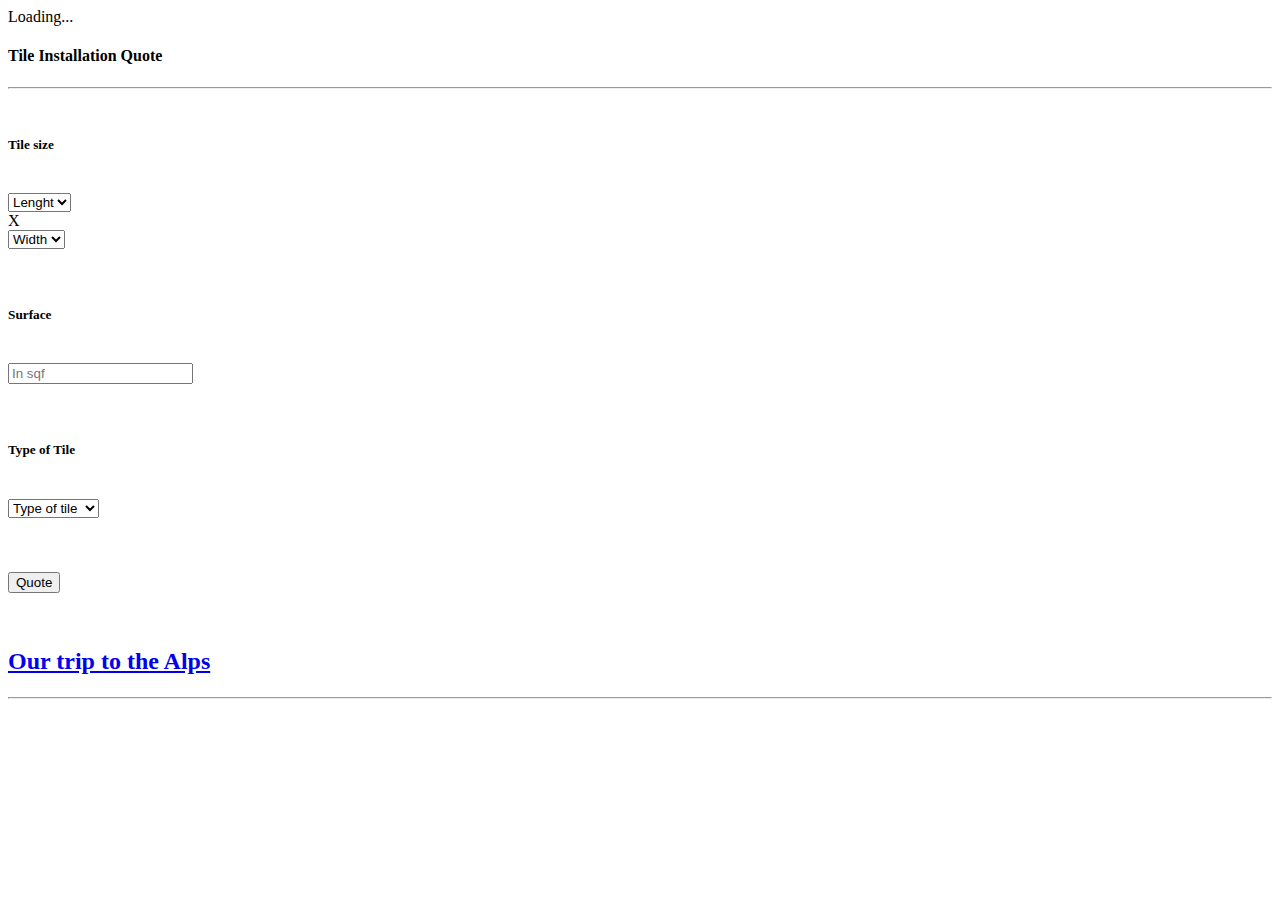
<file: src/main/resources/templates/index.html>
<!DOCTYPE html>
<html lang="en" xmlns:th="http://www.thymeleaf.org/">
<head th:replace="fragments :: head">

</head>
<body data-spy="scroll" data-target=".onpage-navigation" data-offset="60">
<main>
    <div class="page-loader">
        <div class="loader">Loading...</div>
    </div>

    <nav th:replace="fragments :: nav"></nav>

    <section class="home-section home-parallax home-fade home-full-height bg-dark-30" id="home" th:data-background="@{/images/section-1.jpg}">

        <div class="titan-caption">
            <div class="caption-content">
                <div class="container">
                    <div class="row">
                        <div class="col-sm-8 col-sm-offset-2">
                            <h4 class="font-alt mb-0">Tile Installation Quote</h4>
                            <hr class="divider-w mt-10 mb-20">
                            <form class="form bg-search-tile" role="form" method="post">
                                <div class="form-row">
                                    <br />
                                    <h5 class="font-alt mb-0">Tile size</h5>
                                    <br />
                                    <!--<div class="col-md-5 mb-3">Tile Size</div>-->
                                    <div class="col-md-5 mb-3">
                                        <select class="form-control input-sm" name="tileSizeLenght">
                                            <option selected>Lenght</option>
                                            <option value="12">12''</option>
                                            <option value="24">24''</option>
                                            <option value="36">36''</option>
                                        </select>
                                    </div>
                                    <div class="col-md-2 mb-3">
                                        X
                                    </div>
                                    <div class="col-md-5 mb-3">
                                        <select class="form-control input-sm" name="tileSizeWidth">
                                            <option selected>Width</option>
                                            <option value="12">12''</option>
                                            <option value="24">24''</option>
                                            <option value="36">36''</option>
                                        </select>
                                    </div>
                                    <!--<div th:each="rateFactor : ${ratesFactor}" class="col-md-5 mb-3">-->
                                        <!--&lt;!&ndash;<div th:text="${rateFactor.rateFactor}"></div>&ndash;&gt;-->
                                        <!--<input type="checkbox"  >-->
                                        <!--<label th:text="${rateFactor.rateFactor}" th:for="${rateFactor.rateFactor}"></label>-->
                                    <!--</div>-->
                                </div>
                                <br />
                                <br />
                                <h5 class="font-alt mb-0">Surface</h5>
                                <br />
                                <div class="form-row">
                                    <div class="col-md-12 mb-3">
                                        <input class="form-control input-sm" type="text" name="surface" placeholder="In sqf"/>
                                    </div>
                                </div>
                                <br />
                                <br />
                                <h5 class="font-alt mb-0">Type of Tile</h5>
                                <br />
                                <div class="form-row">
                                    <div class="col-md-12 mb-3">
                                        <select class="form-control input-sm" name="typeOfTile" id="">
                                            <option selected>Type of tile</option>
                                            <option value="Ceramic">Ceramic</option>
                                            <option value="Porcelain">Porcelain</option>
                                            <option value="White Body">White Body</option>
                                        </select>
                                    </div>
                                </div>

                                <br />
                                <br />
                                <br />
                                <div class="text-center">
                                    <button class="btn btn-round btn-d" type="submit">Quote</button>
                                </div>
                                <br />
                                <br />

                            </form>
                        </div>
                    </div>
                </div>
            </div>
        </div>
    </section>
    <div class="main">



        <!--<section id="searchquote">-->
        <!--<p th:text="${tileSizeLenght}"></p>-->
        <!--<p th:text="${tileSizeWidth}"></p>-->
        <!--<p th:text="${surface}"></p>-->
        <!--<p th:text="${typeOfTile}"></p>-->
        <!--<p th:text="${qtyOfTile}"></p>-->
            <!--<p th:text="${finalRate}"></p>-->



            <!--<table th:each="rate : ${rates}" class="table">-->
                <!--<thead>-->
                <!--<tr>-->
                    <!--<th scope="col">Username</th>-->
                    <!--<th scope="col">Email</th>-->
                    <!--<th scope="col">Rate</th>-->
                <!--</tr>-->
                <!--</thead>-->
                <!--<tbody>-->
                <!--<tr>-->
                    <!--<td th:text="${rate.user.username}"></td>-->
                    <!--<td th:text="${rate.user.email}"></td>-->
                    <!--<td th:text="${rate.rate}*${surface}"></td>-->
                <!--</tr>-->
                <!--</tbody>-->
            <!--</table>-->



        <!--</section>-->

        <section class="module">
            <div class="container">
                <div class="row post-masonry post-columns">
                    <!--<div th:each="rate : ${rates}"  class="col-sm-6 col-md-3 col-lg-3">-->
                        <!--<div class="post">-->
                            <!--&lt;!&ndash;<div class="post-thumbnail"><a href="#"><img src="assets/images/post-2.jpg" alt="Blog-post Thumbnail"/></a></div>&ndash;&gt;-->
                            <!--<div class="post-header font-alt">-->
                                <!--<h2 th:text="${rate.user.username}" class="post-title"><a href="#">Our trip to the Alps</a></h2>-->
                                <!--<div th:text="${rate.user.email}" class="post-meta"></div>-->
                            <!--</div>-->
                            <!--<div class="post-entry">-->
                                <!--<h1 th:text="${'$ ' + rate.rate*surface}"></h1>-->
                            <!--</div>-->
                            <!--&lt;!&ndash;<div class="post-more"><a class="more-link" href="#">Read more</a></div>&ndash;&gt;-->
                        <!--</div>-->
                        <!---->
                    <!--</div>-->


                    <div th:each="user : ${users}"  class="col-sm-6 col-md-3 col-lg-3">
                        <div class="post">
                            <!--<div class="post-thumbnail"><a href="#"><img src="assets/images/post-2.jpg" alt="Blog-post Thumbnail"/></a></div>-->
                            <div class="post-header font-alt">
                                <h2 th:text="${user.name + ' ' + user.lastName}" class="post-title"><a href="#">Our trip to the Alps</a></h2>
                                <div th:text="${user.email}" class="post-meta"></div>
                            </div>
                            <div class="post-entry">

                                <!--#numbers.formatDecimal(abc.value, 0, 'COMMA', 2, 'POINT')}-->
                                <h1 th:text="${'$ ' + #numbers.formatDecimal((user.rate*surface), 0, 'COMMA', 2,'POINT')}"></h1>
                            </div>
                            <!--<div class="post-more"><a class="more-link" href="#">Read more</a></div>-->
                        </div>

                    </div>
                </div>
            </div>
        </section>

        <hr class="divider-d">
        <footer th:replace="fragments :: footer"></footer>
    </div>
    <div class="scroll-up"><a href="#totop"><i class="fa fa-angle-double-up"></i></a></div>
</main>




<span th:replace="fragments :: scripts"></span>
</body>
</html>
</file>
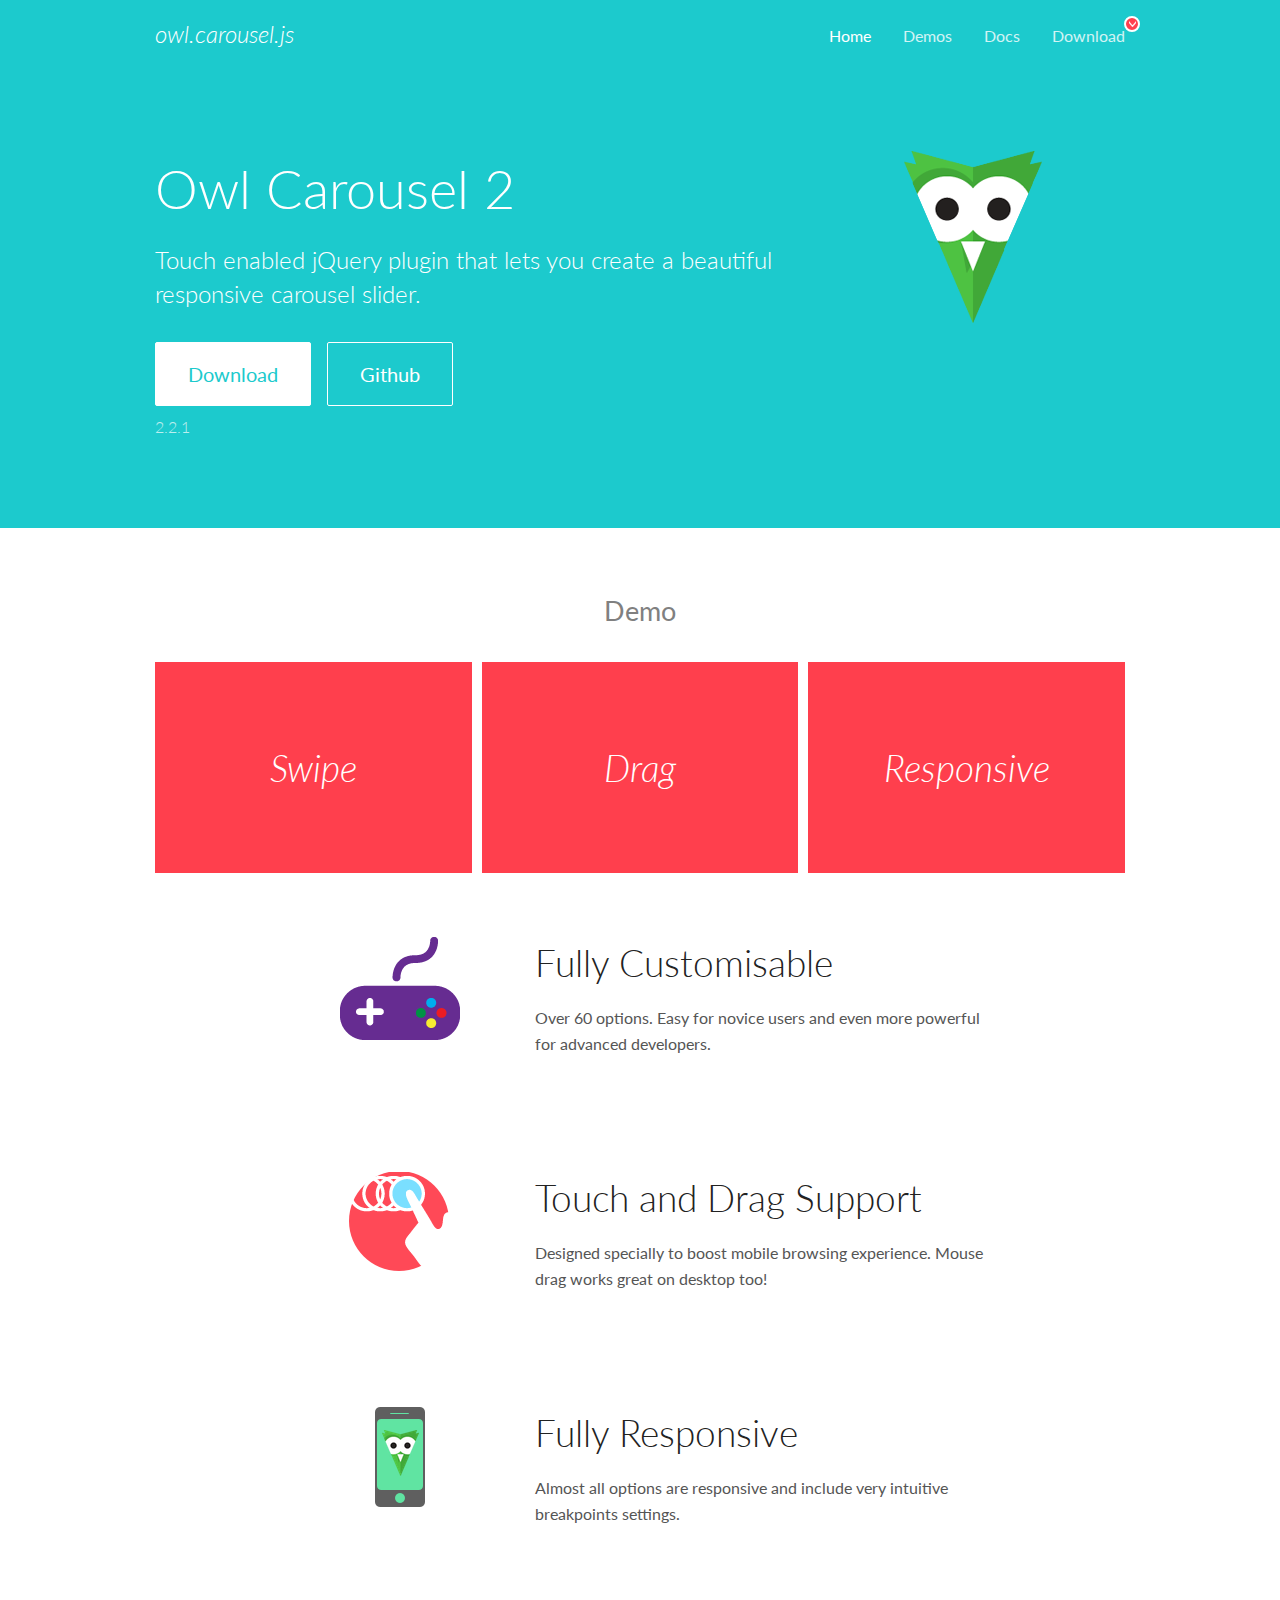
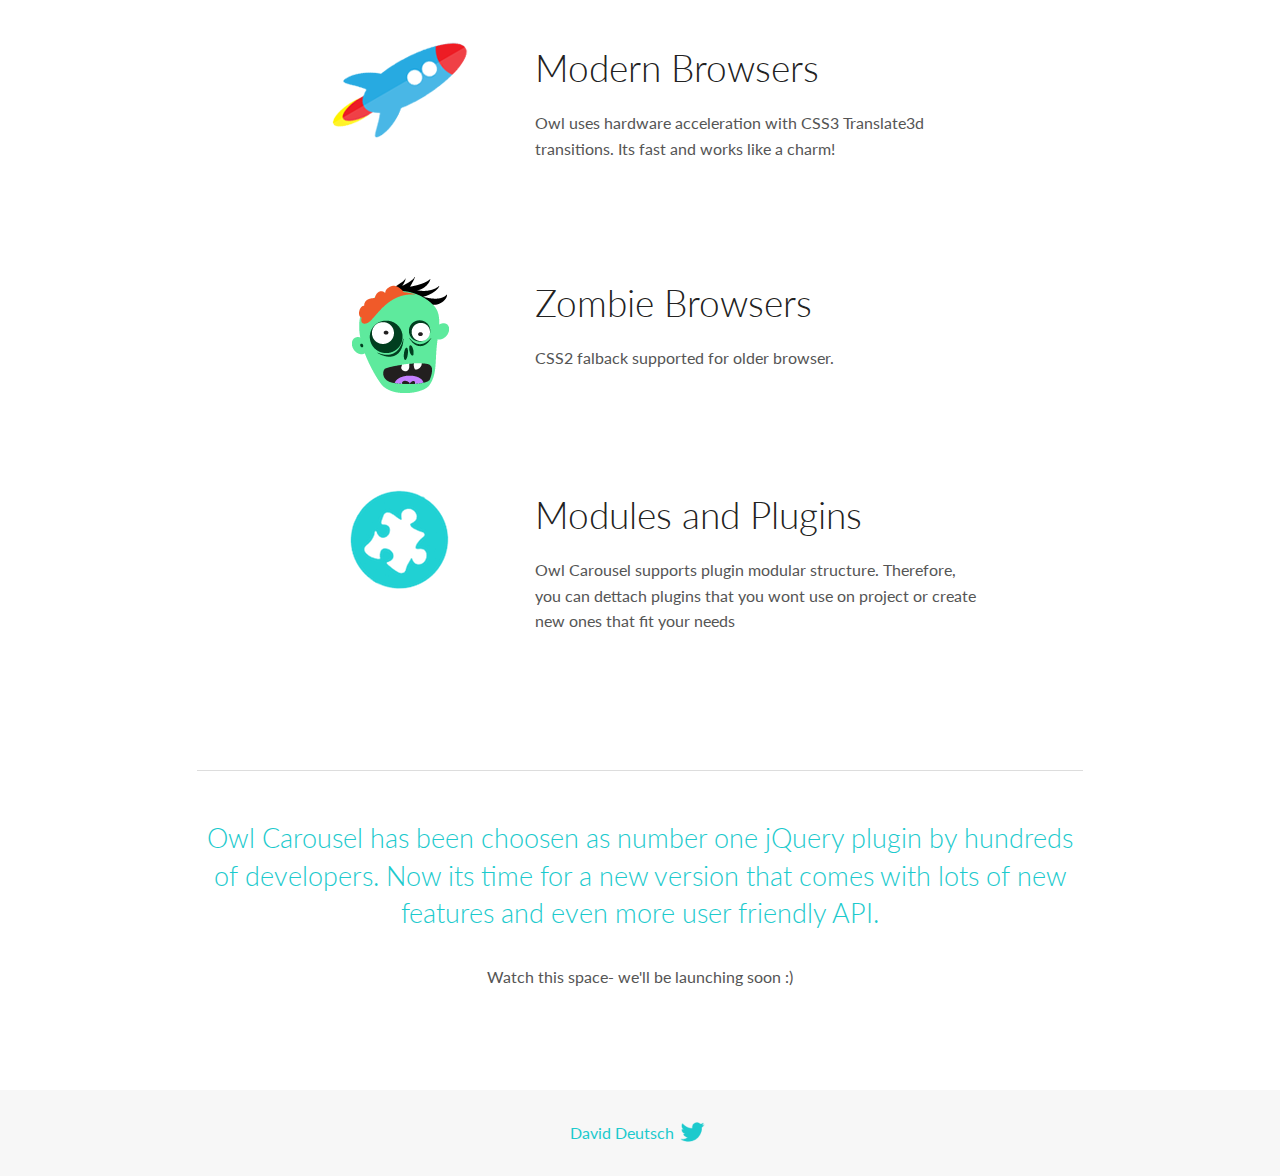
<file: src/main/resources/static/lib/owl.carousel/docs/index.html>
<!DOCTYPE html>
<html lang="en">
  <head>

    <!-- head -->
    <meta charset="utf-8">
    <meta name="msapplication-tap-highlight" content="no" />
    <meta name="viewport" content="width=device-width, initial-scale=1.0" />
    <meta name="description" content="Touch enabled jQuery plugin that lets you create beautiful responsive carousel slider.">
    <meta name="author" content="David Deutsch">
    <title>
      Home | Owl Carousel | 2.2.1
    </title>

    <!-- Stylesheets -->
    <link href='https://fonts.googleapis.com/css?family=Lato:300,400,700,400italic,300italic' rel='stylesheet' type='text/css'>
    <link rel="stylesheet" href="assets/css/docs.theme.min.css">

    <!-- Owl Stylesheets -->
    <link rel="stylesheet" href="assets/owlcarousel/assets/owl.carousel.min.css">
    <link rel="stylesheet" href="assets/owlcarousel/assets/owl.theme.default.min.css">

    <!-- HTML5 shim and Respond.js IE8 support of HTML5 elements and media queries -->

    <!--[if lt IE 9]>
      <script src="https://oss.maxcdn.com/libs/html5shiv/3.7.0/html5shiv.js"></script>
      <script src="https://oss.maxcdn.com/libs/respond.js/1.3.0/respond.min.js"></script>
    <![endif]-->

    <!-- Favicons -->
    <link rel="apple-touch-icon-precomposed" sizes="144x144" href="assets/ico/apple-touch-icon-144-precomposed.png">
    <link rel="shortcut icon" href="assets/ico/favicon.png">
    <link rel="shortcut icon" href="favicon.ico">

    <!-- Yeah i know js should not be in header. Its required for demos.-->

    <!-- javascript -->
    <script src="assets/vendors/jquery.min.js"></script>
    <script src="assets/owlcarousel/owl.carousel.js"></script>
  </head>
  <body>

    <!-- header -->
    <header class="header">
      <div class="row">
        <div class="large-12 columns">
          <div class="brand left">
            <h3>
              <a href="/OwlCarousel2/">owl.carousel.js</a> 
            </h3>
          </div>
          <a id="toggle-nav" class="right">
            <span></span> <span></span> <span></span> 
          </a> 
          <div class="nav-bar">
            <ul class="clearfix">
              <li class="active">
                <a href="/OwlCarousel2/index.html">Home</a> 
              </li>
              <li> <a href="/OwlCarousel2/demos/demos.html">Demos</a>  </li>
              <li> <a href="/OwlCarousel2/docs/started-welcome.html">Docs</a>  </li>
              <li>
                <a href="https://github.com/OwlCarousel2/OwlCarousel2/archive/2.2.1.zip">Download</a> 
                <span class="download"></span> 
              </li>
            </ul>
          </div>
        </div>
      </div>
    </header>

    <!-- home panel -->
    <section id="hero">
      <div class="row">
        <div class="large-8 medium-8 columns">
          <h1>Owl Carousel 2</h1>
          <h4>Touch enabled jQuery plugin that lets you create a beautiful responsive carousel slider.</h4>
          <a href="https://github.com/OwlCarousel2/OwlCarousel2/archive/2.2.1.zip" class="hero-button">Download</a> 
          <a href="https://github.com/OwlCarousel2/OwlCarousel2" class="hero-button outline">Github</a> 
          <p>2.2.1</p>
        </div>
        <div class="large-4 medium-4 columns">
          <img class="owl-logo" src="assets/img/owl-logo.png" alt="mr. Owl">
        </div>
      </div>
    </section>

    <!-- body -->
    <div class="home-demo">
      <div class="row">
        <div class="large-12 columns">
          <h3>Demo</h3>
          <div class="owl-carousel">
            <div class="item">
              <h2>Swipe</h2>
            </div>
            <div class="item">
              <h2>Drag</h2>
            </div>
            <div class="item">
              <h2>Responsive</h2>
            </div>
            <div class="item">
              <h2>CSS3</h2>
            </div>
            <div class="item">
              <h2>Fast</h2>
            </div>
            <div class="item">
              <h2>Easy</h2>
            </div>
            <div class="item">
              <h2>Free</h2>
            </div>
            <div class="item">
              <h2>Upgradable</h2>
            </div>
            <div class="item">
              <h2>Tons of options</h2>
            </div>
            <div class="item">
              <h2>Infinity</h2>
            </div>
            <div class="item">
              <h2>Auto Width</h2>
            </div>
          </div>
        </div>
      </div>
    </div>
    <script>
      var owl = $('.owl-carousel');
      owl.owlCarousel({
        margin: 10,
        loop: true,
        responsive: {
          0: {
            items: 1
          },
          600: {
            items: 2
          },
          1000: {
            items: 3
          }
        }
      })
    </script>

    <!-- features -->
    <div id="features">
      <div class="row">
        <div class="small-12 medium-9 small-centered columns">
          <section class="row feature">
            <div class="medium-4 small-12 columns">
              <img src="assets/img/feature-options.png" alt="">
            </div>
            <div class="medium-8 small-12 columns">
              <h2>Fully Customisable</h2>
              <p>Over 60 options. Easy for novice users and even more powerful for advanced developers.</p>
            </div>
          </section>
          <section class="row feature">
            <div class="medium-4 small-12 columns">
              <img src="assets/img/feature-drag.png" alt="">
            </div>
            <div class="medium-8 small-12 columns">
              <h2>Touch and Drag Support</h2>
              <p>Designed specially to boost mobile browsing experience. Mouse drag works great on desktop too!</p>
            </div>
          </section>
          <section class="row feature">
            <div class="medium-4 small-12 columns">
              <img src="assets/img/feature-responsive.png" alt="">
            </div>
            <div class="medium-8 small-12 columns">
              <h2>Fully Responsive</h2>
              <p>Almost all options are responsive and include very intuitive breakpoints settings.</p>
            </div>
          </section>
          <section class="row feature">
            <div class="medium-4 small-12 columns">
              <img src="assets/img/feature-modern.png" alt="">
            </div>
            <div class="medium-8 small-12 columns">
              <h2>Modern Browsers</h2>
              <p>Owl uses hardware acceleration with CSS3 Translate3d transitions. Its fast and works like a charm! </p>
            </div>
          </section>
          <section class="row feature">
            <div class="medium-4 small-12 columns">
              <img src="assets/img/feature-zombie.png" alt="">
            </div>
            <div class="medium-8 small-12 columns">
              <h2>Zombie Browsers</h2>
              <p>CSS2 falback supported for older browser.</p>
            </div>
          </section>
          <section class="row feature">
            <div class="medium-4 small-12 columns">
              <img src="assets/img/feature-module.png" alt="">
            </div>
            <div class="medium-8 small-12 columns">
              <h2>Modules and Plugins</h2>
              <p>Owl Carousel supports plugin modular structure. Therefore, you can dettach plugins that you wont use on project or create new ones that fit your needs</p>
            </div>
          </section>
        </div>
      </div>
    </div>

    <!-- footer -->
    <section id="teaser-text">
      <div class="row">
        <div class="small-12 medium-11 small-centered columns">
          <hr>
          <h3 id="owl-carousel-has-been-choosen-as-number-one-jquery-plugin-by-hundreds-of-developers-now-its-time-for-a-new-version-that-comes-with-lots-of-new-features-and-even-more-user-friendly-api-">Owl Carousel has been choosen as number one jQuery plugin by hundreds of developers. Now its time for a new version that comes with lots of new features and even more user friendly API.</h3>
          <p>Watch this space- we&#39;ll be launching soon :)</p>
        </div>
      </div>
    </section>

    <!-- footer -->
    <footer class="footer">
      <div class="row">
        <div class="large-12 columns">
          <h5>
            <a href="/OwlCarousel2/docs/support-contact.html">David Deutsch</a> 
            <a id="custom-tweet-button" href="https://twitter.com/share?url=https://github.com/OwlCarousel2/OwlCarousel2&text=Owl Carousel - This is so awesome! " target="_blank"></a> 
          </h5>
        </div>
      </div>
    </footer>

    <!-- vendors -->
    <script src="assets/vendors/highlight.js"></script>
    <script src="assets/js/app.js"></script>
  </body>
</html>
</file>
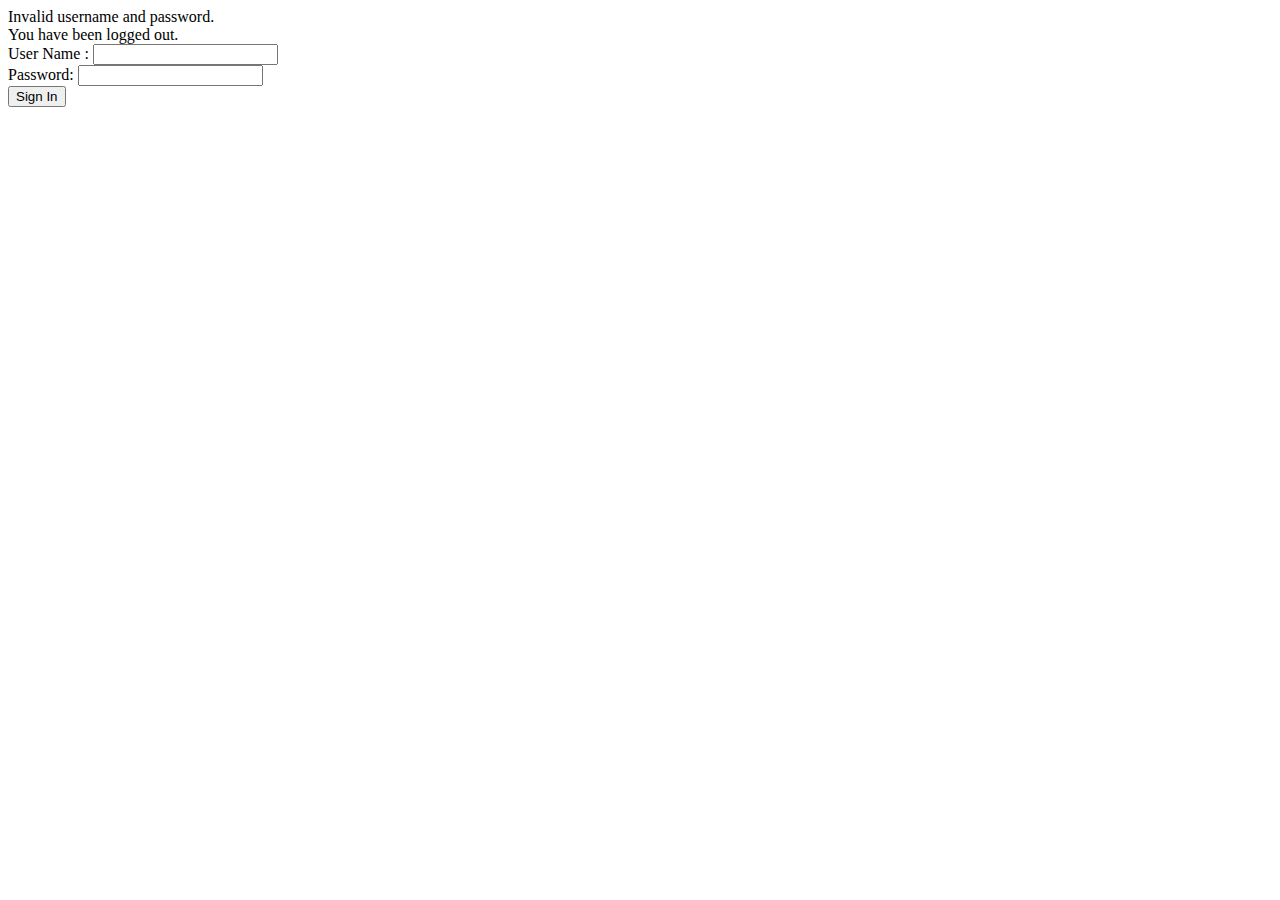
<file: src/main/resources/templates/login.html>
<!DOCTYPE html>
<html xmlns="http://www.w3.org/1999/xhtml" xmlns:th="http://www.thymeleaf.org"
      xmlns:sec="http://www.thymeleaf.org/thymeleaf-extras-springsecurity3">
<head>
    <title>Spring Security Example </title>
</head>
<body>
<div th:if="${param.error}">
    Invalid username and password.
</div>
<div th:if="${param.logout}">
    You have been logged out.
</div>
<form th:action="@{/login}" method="post">
    <div><label> User Name : <input type="text" name="username"/> </label></div>
    <div><label> Password: <input type="password" name="password"/> </label></div>
    <div><input type="submit" value="Sign In"/></div>
</form>
</body>
</html>
</file>
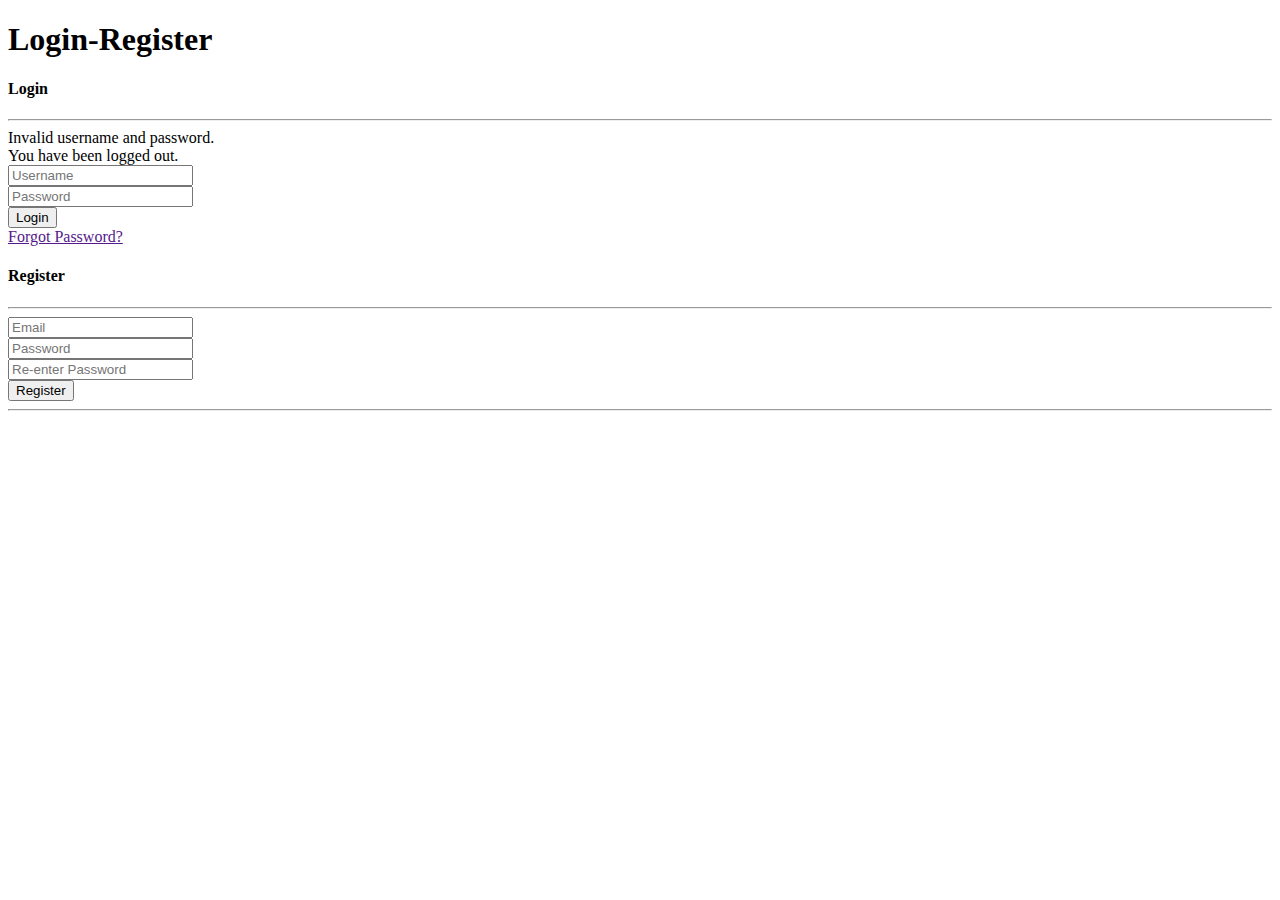
<file: src/main/resources/templates/user/login-register.html>
<!DOCTYPE html>
<html lang="en" xmlns:th="http://www.thymeleaf.org/">
<head th:replace="fragments :: head">

</head>
<body data-spy="scroll" data-target=".onpage-navigation" data-offset="60">

    <nav class="navbar navbar-custom navbar-fixed-top" th:replace="fragments :: nav"></nav>
    <div class="main">
        <section class="module bg-dark-30" data-background="assets/images/section-4.jpg">
            <div class="container">
                <div class="row">
                    <div class="col-sm-6 col-sm-offset-3">
                        <h1 class="module-title font-alt mb-0">Login-Register</h1>
                    </div>
                </div>
            </div>
        </section>
        <section class="module">
            <div class="container">
                <div class="row">
                    <div class="col-sm-5 col-sm-offset-1 mb-sm-40">
                        <h4 class="font-alt">Login</h4>
                        <hr class="divider-w mb-10">
                        <div th:if="${param.error}">
                            Invalid username and password.
                        </div>
                        <div th:if="${param.logout}">
                            You have been logged out.
                        </div>
                        <form class="form" th:action="@{/login-register}" method="post">
                            <div class="form-group">
                                <input class="form-control" type="text" name="username" placeholder="Username"/>
                            </div>
                            <div class="form-group">
                                <input class="form-control" type="password" name="password" placeholder="Password"/>
                            </div>
                            <div class="form-group">
                                <button class="btn btn-round btn-b">Login</button>
                            </div>
                            <div class="form-group"><a href="">Forgot Password?</a></div>
                        </form>
                    </div>
                    <div class="col-sm-5">
                        <h4 class="font-alt">Register</h4>
                        <hr class="divider-w mb-10">
                        <form class="form" method="post">
                            <div class="form-group">
                                <input class="form-control" id="E-mail" type="text" name="email" placeholder="Email"/>
                            </div>
                            <!--<div class="form-group">-->
                                <!--<input class="form-control" id="username" type="text" name="username" placeholder="Username"/>-->
                            <!--</div>-->
                            <div class="form-group">
                                <input class="form-control" id="password" type="password" name="password" placeholder="Password"/>
                            </div>
                            <div th:text="${vpassword}"></div>
                            <div class="form-group">
                                <input class="form-control" id="re-password" type="password" name="confirmPassword" placeholder="Re-enter Password"/>
                            </div>
                            <div class="form-group">
                                <button class="btn btn-block btn-round btn-b">Register</button>
                            </div>
                        </form>
                    </div>
                </div>
            </div>
        </section>

        <hr class="divider-d">
        <footer th:replace="fragments :: footer"></footer>
    </div>
    <div class="scroll-up"><a href="#totop"><i class="fa fa-angle-double-up"></i></a></div>
    </main>

<span th:replace="fragments :: scripts"></span>
</body>
</html>
</file>
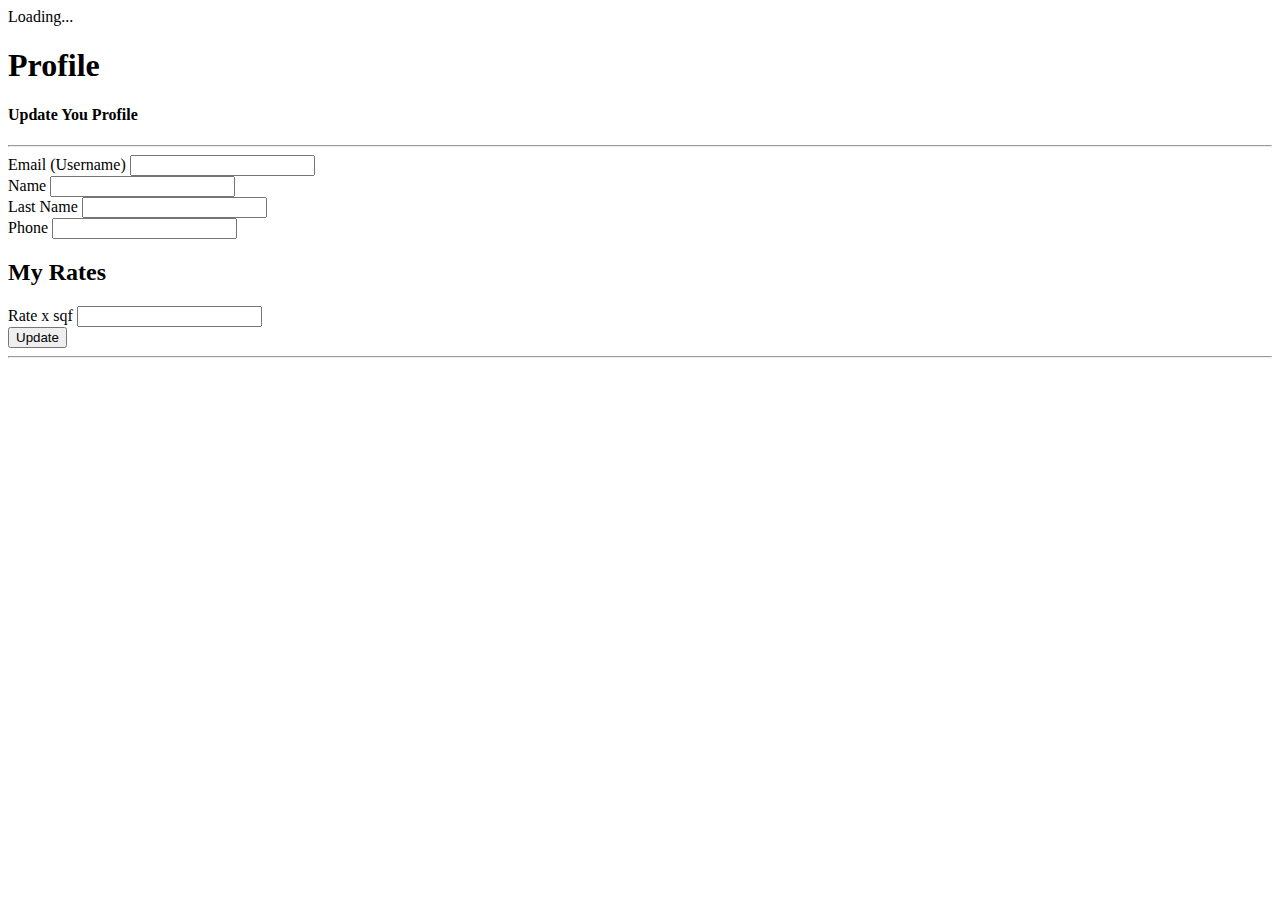
<file: src/main/resources/templates/user/profile-update.html>
<!DOCTYPE html>
<html lang="en" xmlns:th="http://www.thymeleaf.org/">
<head th:replace="fragments :: head">

</head>
<body data-spy="scroll" data-target=".onpage-navigation" data-offset="60">
<main>
    <div class="page-loader">
        <div class="loader">Loading...</div>
    </div>
    <nav class="navbar navbar-custom navbar-fixed-top" th:replace="fragments :: nav"></nav>
    <div class="main">
        <!--<h1 th:text="${id}"></h1>-->
        <!--<tr th:each="rate : ${rates}">-->
            <!--<td th:text="${rate.rate}"></td>-->
        <!--</tr>-->
        <!--<div th:text="${rateFactors}"></div>-->

        <section class="module bg-dark-30 about-page-header" data-background="assets/images/about_bg.jpg">
            <div class="container">
                <div class="row">
                    <div class="col-sm-6 col-sm-offset-3">
                        <h1 class="module-title font-alt mb-0">Profile</h1>
                    </div>
                </div>
            </div>
        </section>
        <section class="module">
            <div class="container">
                <div class="row">
                    <div class="col-sm-8 col-sm-offset-2">
                        <h4 class="font-alt mb-0">Update You Profile</h4>
                        <hr class="divider-w mt-10 mb-20">
                        <form class="form" th:action="@{/my-profile}" role="form" method="post">
                            <!--<div class="form-group">-->
                                <!--<label for="username">Username</label>-->
                                <!--<input class="form-control" id="username"  name="username" disabled="" type="text" th:placeholder="${username}"/>-->
                            <!--</div>-->
                            <div class="form-group">
                                <label for="email">Email (Username)</label>
                                <input class="form-control" id="email" name="email" type="text" th:placeholder="${email}" th:value="${email}"/>
                            </div>
                            <div class="form-group">
                                <label for="name">Name</label>
                                <input class="form-control" id="name" type="text" name="name"/>
                            </div>
                            <div class="form-group">
                                <label for="lastName">Last Name</label>
                                <input class="form-control" id="lastName" type="text" name="lastName"/>
                            </div>
                            <div class="form-group">
                                <label for="lastName">Phone</label>
                                <input class="form-control" id="phone" type="text" name="phone"/>
                            </div>
                            <div class="form-group">
                                <h2>My Rates</h2>
                                <!--<div class="form-group" th:each="rateFactor : ${rateFactors}">-->
                                    <!--<label th:text="${rateFactor.rateFactor}"></label>-->
                                    <!--<input class="form-control input-sm" type="text" th:name="${rateFactor.rateFactor}">-->
                                <!--</div>-->
                                <div class="form-group">
                                    <label>Rate x sqf</label>
                                    <input class="form-control input-sm" type="number" step="0.01" name="rate">
                                </div>
                            </div>
                            <!--<div th:each="rateFactor : ${rateFactors}">-->
                                <!--<div class="form-group">-->
                                    <!--<div th:text=${rateFactor.rateFactor"></div>-->
                                    <!--<input class="form-control input-sm"  type="text" th:name="${rateFactor.rateFactor"/>-->
                                <!--</div>-->
                            <!--</div>-->
                            <div class="form-group">
                                <button class="btn btn-round btn-b" type="submit">Update</button>
                            </div>
                        </form>
                    </div>
                </div>
            </div>
        </section>

        <hr class="divider-d">
        <footer th:replace="fragments :: footer"></footer>
    </div>
    <div class="scroll-up"><a href="#totop"><i class="fa fa-angle-double-up"></i></a></div>
</main>

<span th:replace="fragments :: scripts"></span>
</body>
</html>
</file>
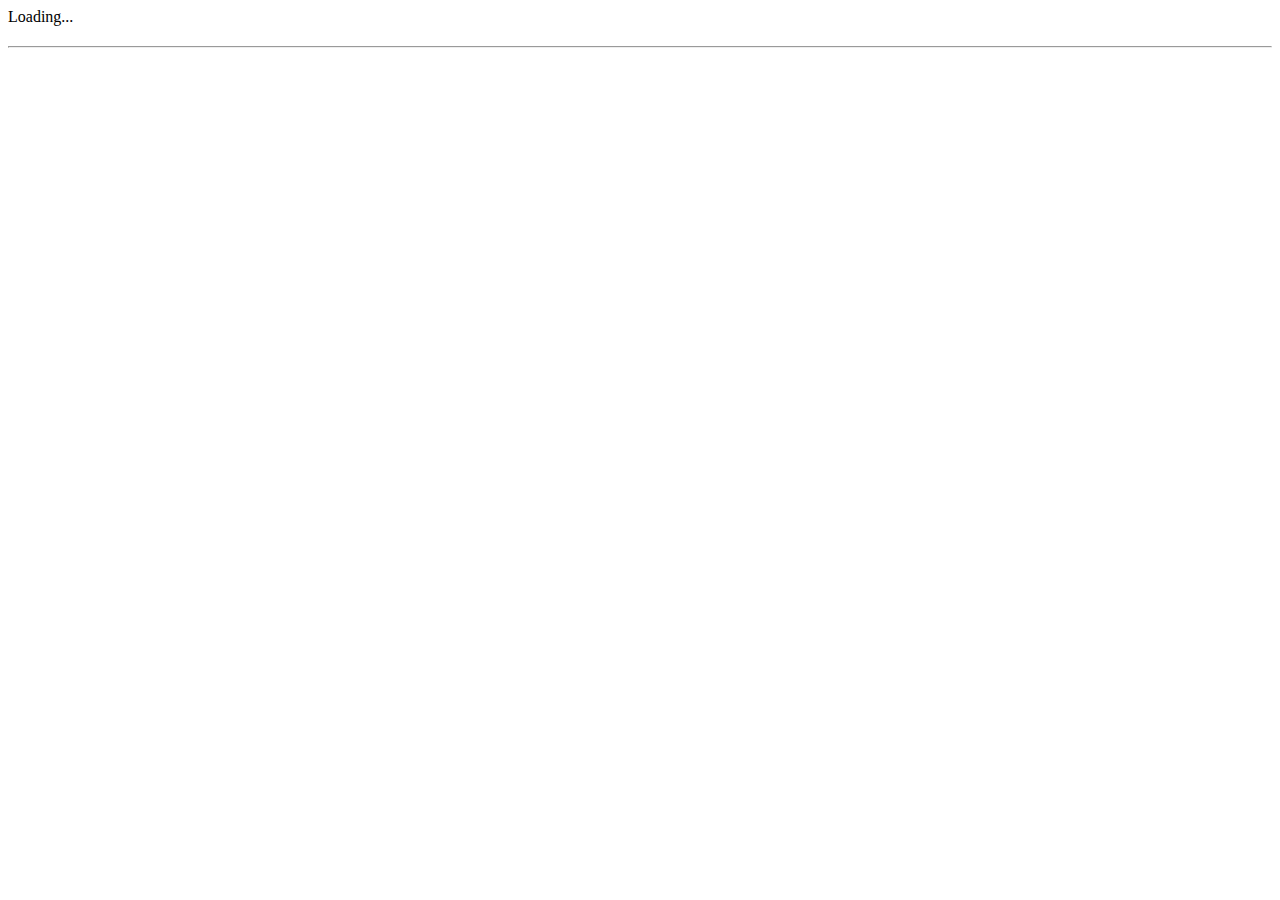
<file: src/main/resources/templates/user/profile.html>
<!DOCTYPE html>
<html lang="en" xmlns:th="http://www.thymeleaf.org/">
<head th:replace="fragments :: head">

</head>
<body data-spy="scroll" data-target=".onpage-navigation" data-offset="60">
<main>
    <div class="page-loader">
        <div class="loader">Loading...</div>
    </div>

    <nav th:replace="fragments :: nav"></nav>





    <div class="main">

        <section class="module pt-0 pb-0" id="about">
            <div class="row position-relative m-0">
                <div class="col-xs-12 col-md-6 side-image" th:data-background="@{/images/section-14.jpg}"></div>
                <div class="col-xs-12 col-md-6 col-md-offset-6 side-image-text">
                    <div class="row">
                        <div class="col-sm-12">
                            <h2 class="module-title font-alt align-left" th:text="${name} + ' ' + ${lastName}"></h2>
                            <!--<div class="module-subtitle font-serif align-left"></div>-->
                            <p th:text="${email}"></p>
                            <p th:text="${phone}"></p>
                        </div>
                    </div>
                </div>
            </div>
        </section>
        <!--<h1 th:text="${profile.id}"></h1>-->
        <!--<section class="module bg-dark-30 about-page-header" data-background="assets/images/about_bg.jpg">-->
            <!--<div class="container">-->
                <!--<div class="row">-->
                    <!--<div class="col-sm-6 col-sm-offset-3">-->
                        <!--<h1 class="module-title font-alt mb-0">Profile</h1>-->
                        <!--<h1 th:text="${id}"></h1>-->
                        <!--<h1 th:text="${name}"></h1>-->
                    <!--</div>-->
                <!--</div>-->
            <!--</div>-->
        <!--</section>-->


        <hr class="divider-d">
        <footer th:replace="fragments :: footer"></footer>
    </div>
    <div class="scroll-up"><a href="#totop"><i class="fa fa-angle-double-up"></i></a></div>
</main>

<span th:replace="fragments :: scripts"></span>
</body>
</html>
</file>
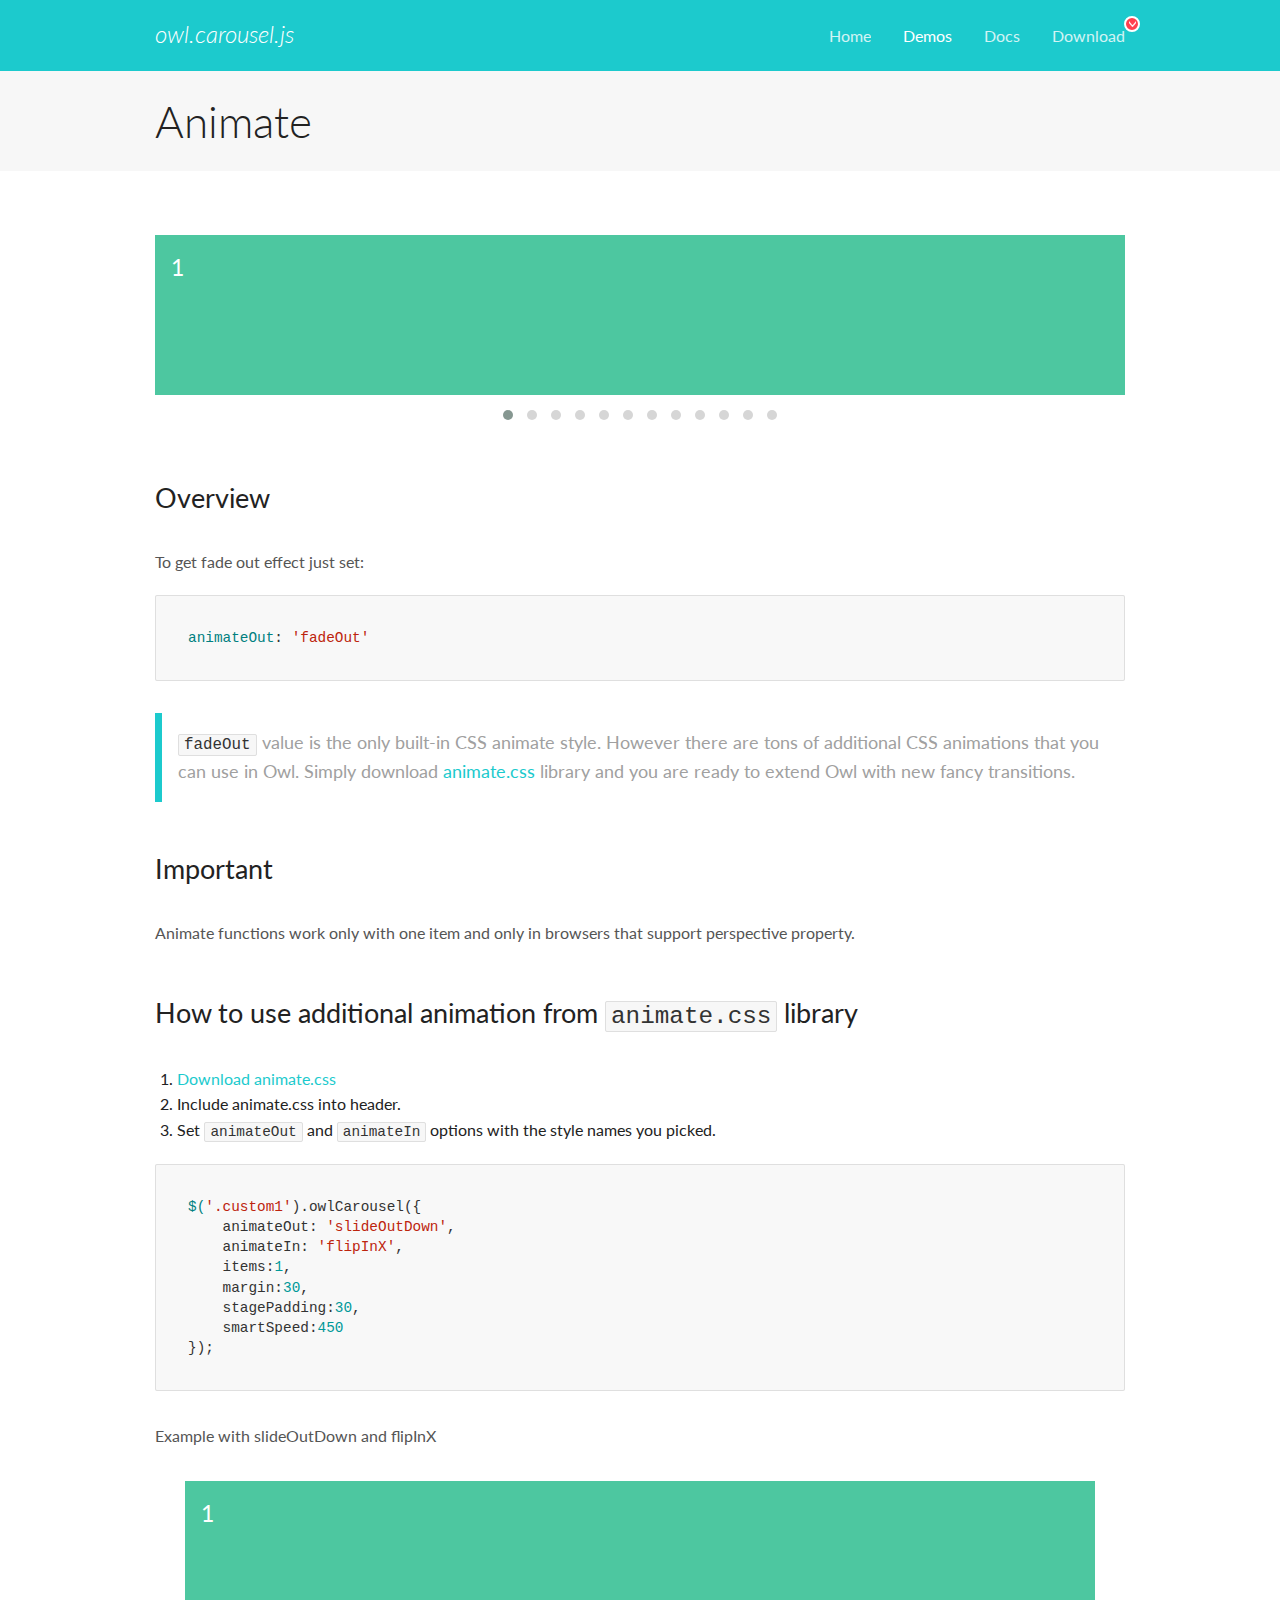
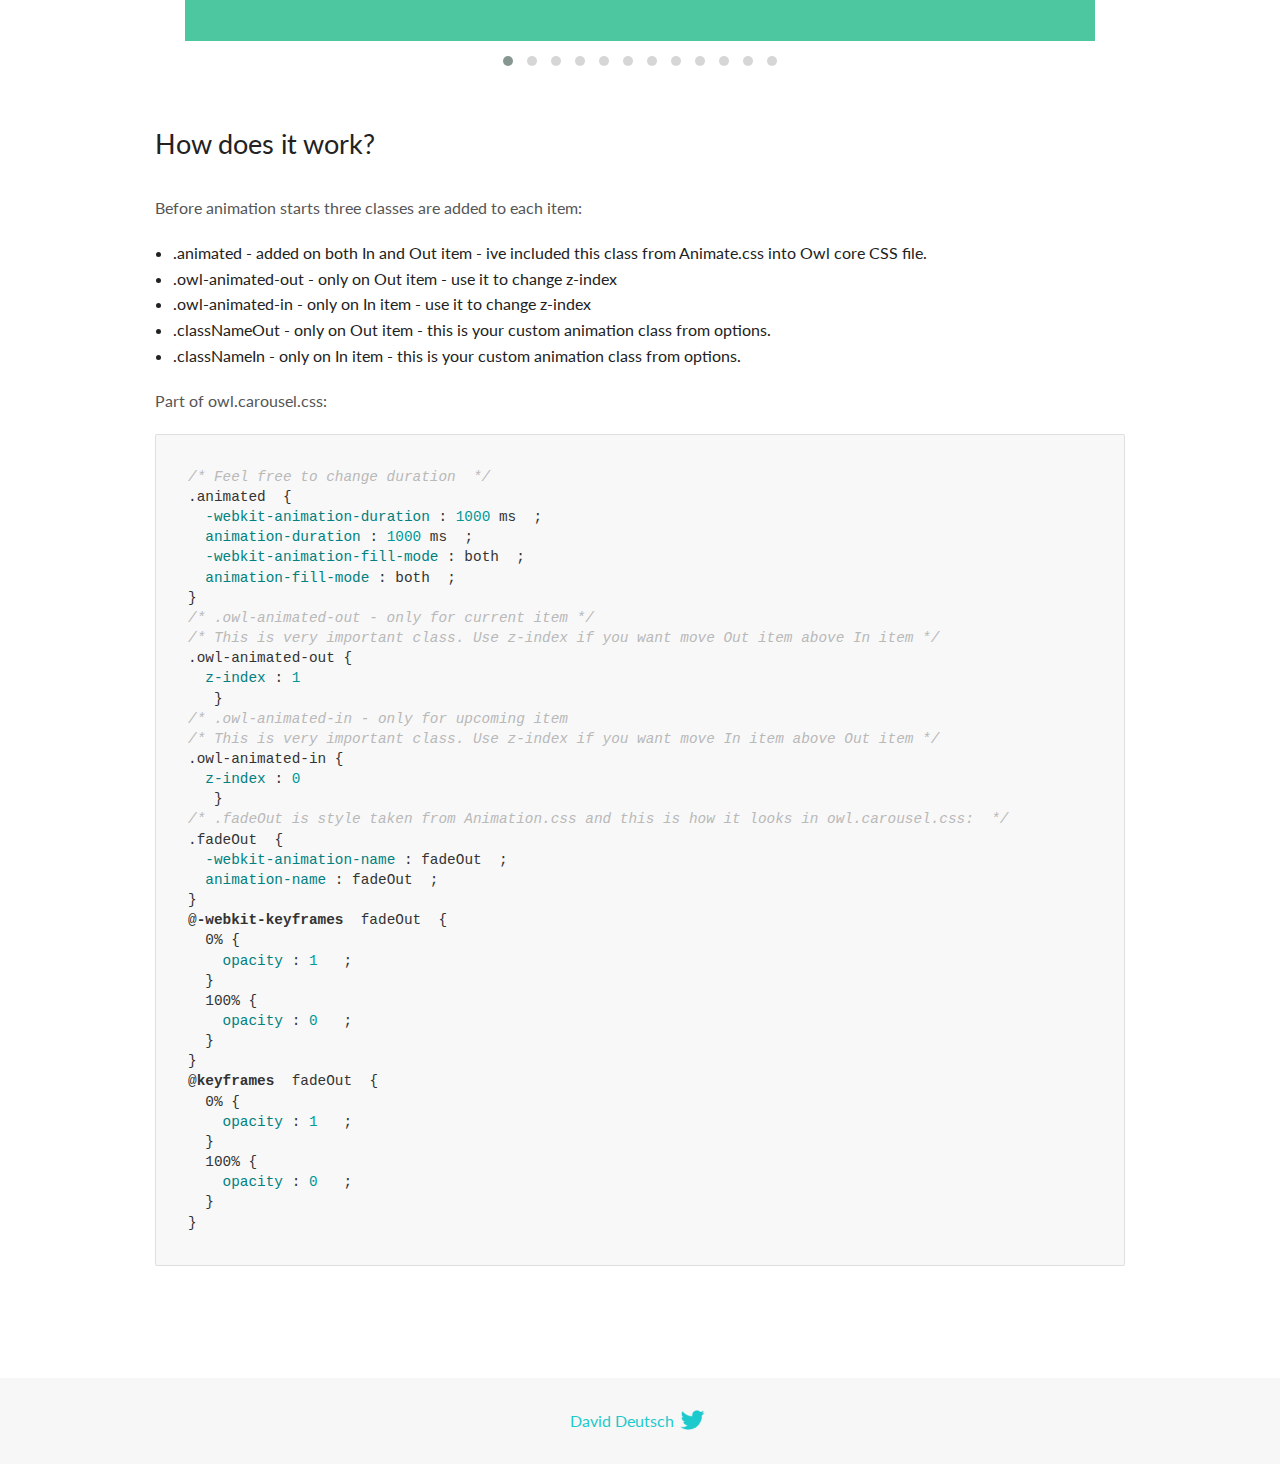
<file: src/main/resources/static/lib/owl.carousel/docs/demos/animate.html>
<!DOCTYPE html>
<html lang="en">
  <head>

    <!-- head -->
    <meta charset="utf-8">
    <meta name="msapplication-tap-highlight" content="no" />
    <meta name="viewport" content="width=device-width, initial-scale=1.0" />
    <meta name="description" content="Animate carousel">
    <meta name="author" content="David Deutsch">
    <title>
      Animate Demo | Owl Carousel | 2.2.1
    </title>

    <!-- Stylesheets -->
    <link href='https://fonts.googleapis.com/css?family=Lato:300,400,700,400italic,300italic' rel='stylesheet' type='text/css'>
    <link rel="stylesheet" href="../assets/css/docs.theme.min.css">

    <!-- Owl Stylesheets -->
    <link rel="stylesheet" href="../assets/owlcarousel/assets/owl.carousel.min.css">
    <link rel="stylesheet" href="../assets/owlcarousel/assets/owl.theme.default.min.css">

    <!-- HTML5 shim and Respond.js IE8 support of HTML5 elements and media queries -->

    <!--[if lt IE 9]>
      <script src="https://oss.maxcdn.com/libs/html5shiv/3.7.0/html5shiv.js"></script>
      <script src="https://oss.maxcdn.com/libs/respond.js/1.3.0/respond.min.js"></script>
    <![endif]-->

    <!-- Favicons -->
    <link rel="apple-touch-icon-precomposed" sizes="144x144" href="../assets/ico/apple-touch-icon-144-precomposed.png">
    <link rel="shortcut icon" href="../assets/ico/favicon.png">
    <link rel="shortcut icon" href="favicon.ico">

    <!-- Yeah i know js should not be in header. Its required for demos.-->

    <!-- javascript -->
    <script src="../assets/vendors/jquery.min.js"></script>
    <script src="../assets/owlcarousel/owl.carousel.js"></script>
  </head>
  <body>

    <!-- header -->
    <header class="header">
      <div class="row">
        <div class="large-12 columns">
          <div class="brand left">
            <h3>
              <a href="/OwlCarousel2/">owl.carousel.js</a> 
            </h3>
          </div>
          <a id="toggle-nav" class="right">
            <span></span> <span></span> <span></span> 
          </a> 
          <div class="nav-bar">
            <ul class="clearfix">
              <li> <a href="/OwlCarousel2/index.html">Home</a>  </li>
              <li class="active">
                <a href="/OwlCarousel2/demos/demos.html">Demos</a> 
              </li>
              <li> <a href="/OwlCarousel2/docs/started-welcome.html">Docs</a>  </li>
              <li>
                <a href="https://github.com/OwlCarousel2/OwlCarousel2/archive/2.2.1.zip">Download</a> 
                <span class="download"></span> 
              </li>
            </ul>
          </div>
        </div>
      </div>
    </header>

    <!-- title -->
    <section class="title">
      <div class="row">
        <div class="large-12 columns">
          <h1>Animate</h1>
        </div>
      </div>
    </section>

    <!--  Demos -->
    <section id="demos">
      <div class="row">
        <div class="large-12 columns">
          <div class="fadeOut owl-carousel owl-theme">
            <div class="item">
              <h4>1</h4>
            </div>
            <div class="item">
              <h4>2</h4>
            </div>
            <div class="item">
              <h4>3</h4>
            </div>
            <div class="item">
              <h4>4</h4>
            </div>
            <div class="item">
              <h4>5</h4>
            </div>
            <div class="item">
              <h4>6</h4>
            </div>
            <div class="item">
              <h4>7</h4>
            </div>
            <div class="item">
              <h4>8</h4>
            </div>
            <div class="item">
              <h4>9</h4>
            </div>
            <div class="item">
              <h4>10</h4>
            </div>
            <div class="item">
              <h4>11</h4>
            </div>
            <div class="item">
              <h4>12</h4>
            </div>
          </div>
          <h3 id="overview">Overview</h3>
          <p>To get fade out effect just set:</p>
          <pre><code>animateOut: &#39;fadeOut&#39;</code></pre>
          <blockquote>
            <p><code>fadeOut</code> value is the only built-in CSS animate style. However there are tons of additional CSS animations that you can use in Owl. Simply download
              <a href="https://daneden.github.io/animate.css/">animate.css</a>  library and you are ready to extend Owl with new fancy transitions.</p>
          </blockquote>
          <h3 id="important">Important</h3>
          <p>Animate functions work only with one item and only in browsers that support perspective property.</p>
          <h3 id="how-to-use-additional-animation-from-animate-css-library">How to use additional animation from <code>animate.css</code> library</h3>
          <ol>
            <li> <a href="https://daneden.github.io/animate.css/">Download animate.css</a>  </li>
            <li>Include animate.css into header.</li>
            <li>Set <code>animateOut</code> and <code>animateIn</code> options with the style names you picked.</li>
          </ol>
          <pre><code>$(&#39;.custom1&#39;).owlCarousel({
    animateOut: &#39;slideOutDown&#39;,
    animateIn: &#39;flipInX&#39;,
    items:1,
    margin:30,
    stagePadding:30,
    smartSpeed:450
});</code></pre>
          <p>Example with slideOutDown and flipInX</p>
          <div class="custom1 owl-carousel owl-theme">
            <div class="item">
              <h4>1</h4>
            </div>
            <div class="item">
              <h4>2</h4>
            </div>
            <div class="item">
              <h4>3</h4>
            </div>
            <div class="item">
              <h4>4</h4>
            </div>
            <div class="item">
              <h4>5</h4>
            </div>
            <div class="item">
              <h4>6</h4>
            </div>
            <div class="item">
              <h4>7</h4>
            </div>
            <div class="item">
              <h4>8</h4>
            </div>
            <div class="item">
              <h4>9</h4>
            </div>
            <div class="item">
              <h4>10</h4>
            </div>
            <div class="item">
              <h4>11</h4>
            </div>
            <div class="item">
              <h4>12</h4>
            </div>
          </div>
          <h3 id="how-does-it-work-">How does it work?</h3>
          <p>Before animation starts three classes are added to each item:</p>
          <ul>
            <li>.animated - added on both In and Out item - ive included this class from Animate.css into Owl core CSS file.</li>
            <li>.owl-animated-out - only on Out item - use it to change z-index</li>
            <li>.owl-animated-in - only on In item - use it to change z-index</li>
            <li>.classNameOut - only on Out item - this is your custom animation class from options.</li>
            <li>.classNameIn - only on In item - this is your custom animation class from options.</li>
          </ul>
          <p>Part of owl.carousel.css:</p>
          <pre><code class="language-css"><span class="comment">/* Feel free to change duration  */</span> 
<span class="class">.animated</span>  <span class="rules">{
  <span class="rule"><span class="attribute">-webkit-animation-duration</span> :<span class="value"> <span class="number">1000</span> ms</span> </span> ;
  <span class="rule"><span class="attribute">animation-duration</span> :<span class="value"> <span class="number">1000</span> ms</span> </span> ;
  <span class="rule"><span class="attribute">-webkit-animation-fill-mode</span> :<span class="value"> both</span> </span> ;
  <span class="rule"><span class="attribute">animation-fill-mode</span> :<span class="value"> both</span> </span> ;
<span class="rule">}</span> </span> 
<span class="comment">/* .owl-animated-out - only for current item */</span> 
<span class="comment">/* This is very important class. Use z-index if you want move Out item above In item */</span> 
<span class="class">.owl-animated-out</span> <span class="rules">{
  <span class="rule"><span class="attribute">z-index</span> :<span class="value"> <span class="number">1</span> 
</span> </span> </span> }
<span class="comment">/* .owl-animated-in - only for upcoming item
/* This is very important class. Use z-index if you want move In item above Out item */</span> 
<span class="class">.owl-animated-in</span> <span class="rules">{
  <span class="rule"><span class="attribute">z-index</span> :<span class="value"> <span class="number">0</span> 
</span> </span> </span> }
<span class="comment">/* .fadeOut is style taken from Animation.css and this is how it looks in owl.carousel.css:  */</span> 
<span class="class">.fadeOut</span>  <span class="rules">{
  <span class="rule"><span class="attribute">-webkit-animation-name</span> :<span class="value"> fadeOut</span> </span> ;
  <span class="rule"><span class="attribute">animation-name</span> :<span class="value"> fadeOut</span> </span> ;
<span class="rule">}</span> </span> 
<span class="at_rule">@<span class="keyword">-webkit-keyframes</span>  fadeOut </span> {
  0% <span class="rules">{
    <span class="rule"><span class="attribute">opacity</span> :<span class="value"> <span class="number">1</span> </span> </span> ;
  <span class="rule">}</span> </span> 
  100% <span class="rules">{
    <span class="rule"><span class="attribute">opacity</span> :<span class="value"> <span class="number">0</span> </span> </span> ;
  <span class="rule">}</span> </span> 
}
<span class="at_rule">@<span class="keyword">keyframes</span>  fadeOut </span> {
  0% <span class="rules">{
    <span class="rule"><span class="attribute">opacity</span> :<span class="value"> <span class="number">1</span> </span> </span> ;
  <span class="rule">}</span> </span> 
  100% <span class="rules">{
    <span class="rule"><span class="attribute">opacity</span> :<span class="value"> <span class="number">0</span> </span> </span> ;
  <span class="rule">}</span> </span> 
}</code></pre>
          <link rel="stylesheet" href="../assets/css/animate.css">
          <script>
            jQuery(document).ready(function($) {
              $('.fadeOut').owlCarousel({
                items: 1,
                animateOut: 'fadeOut',
                loop: true,
                margin: 10,
              });
              $('.custom1').owlCarousel({
                animateOut: 'slideOutDown',
                animateIn: 'flipInX',
                items: 1,
                margin: 30,
                stagePadding: 30,
                smartSpeed: 450
              });
            });
          </script>
        </div>
      </div>
    </section>

    <!-- footer -->
    <footer class="footer">
      <div class="row">
        <div class="large-12 columns">
          <h5>
            <a href="/OwlCarousel2/docs/support-contact.html">David Deutsch</a> 
            <a id="custom-tweet-button" href="https://twitter.com/share?url=https://github.com/OwlCarousel2/OwlCarousel2&text=Owl Carousel - This is so awesome! " target="_blank"></a> 
          </h5>
        </div>
      </div>
    </footer>

    <!-- vendors -->
    <script src="../assets/vendors/highlight.js"></script>
    <script src="../assets/js/app.js"></script>
  </body>
</html>
</file>
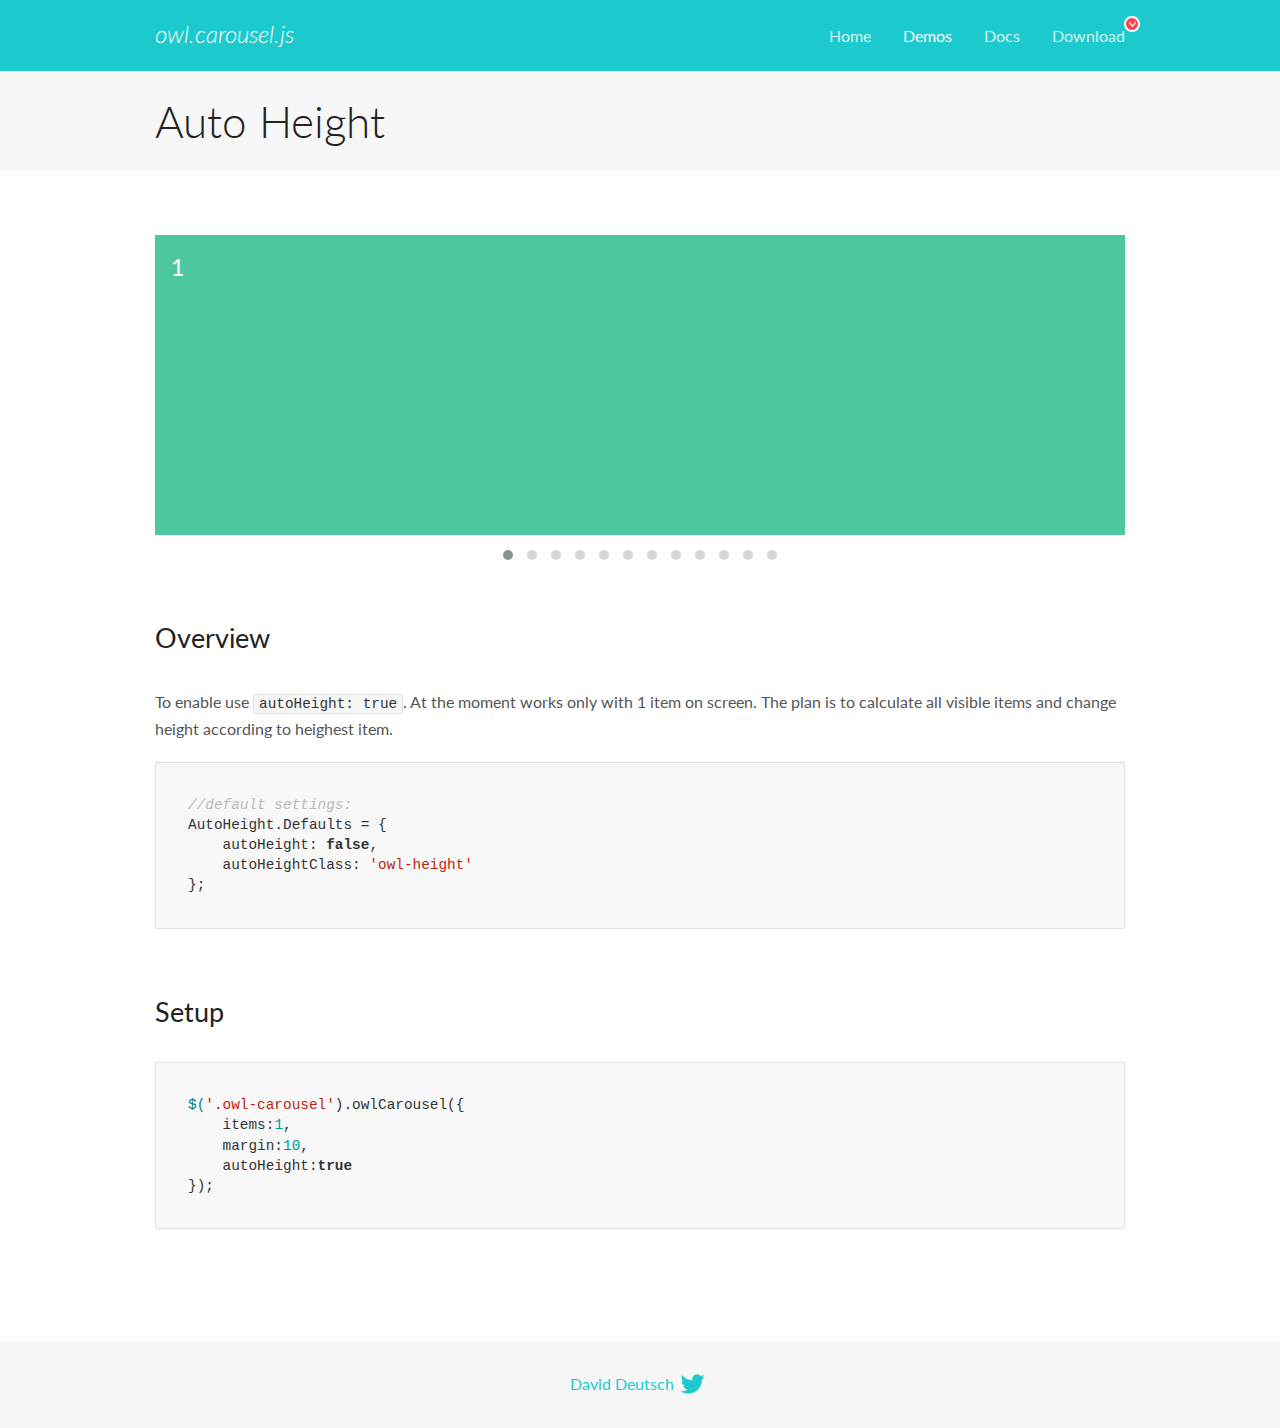
<file: src/main/resources/static/lib/owl.carousel/docs/demos/autoheight.html>
<!DOCTYPE html>
<html lang="en">
  <head>

    <!-- head -->
    <meta charset="utf-8">
    <meta name="msapplication-tap-highlight" content="no" />
    <meta name="viewport" content="width=device-width, initial-scale=1.0" />
    <meta name="description" content="autoHeight usage demo">
    <meta name="author" content="David Deutsch">
    <title>
      Auto Height Demo | Owl Carousel | 2.2.1
    </title>

    <!-- Stylesheets -->
    <link href='https://fonts.googleapis.com/css?family=Lato:300,400,700,400italic,300italic' rel='stylesheet' type='text/css'>
    <link rel="stylesheet" href="../assets/css/docs.theme.min.css">

    <!-- Owl Stylesheets -->
    <link rel="stylesheet" href="../assets/owlcarousel/assets/owl.carousel.min.css">
    <link rel="stylesheet" href="../assets/owlcarousel/assets/owl.theme.default.min.css">

    <!-- HTML5 shim and Respond.js IE8 support of HTML5 elements and media queries -->

    <!--[if lt IE 9]>
      <script src="https://oss.maxcdn.com/libs/html5shiv/3.7.0/html5shiv.js"></script>
      <script src="https://oss.maxcdn.com/libs/respond.js/1.3.0/respond.min.js"></script>
    <![endif]-->

    <!-- Favicons -->
    <link rel="apple-touch-icon-precomposed" sizes="144x144" href="../assets/ico/apple-touch-icon-144-precomposed.png">
    <link rel="shortcut icon" href="../assets/ico/favicon.png">
    <link rel="shortcut icon" href="favicon.ico">

    <!-- Yeah i know js should not be in header. Its required for demos.-->

    <!-- javascript -->
    <script src="../assets/vendors/jquery.min.js"></script>
    <script src="../assets/owlcarousel/owl.carousel.js"></script>
  </head>
  <body>

    <!-- header -->
    <header class="header">
      <div class="row">
        <div class="large-12 columns">
          <div class="brand left">
            <h3>
              <a href="/OwlCarousel2/">owl.carousel.js</a> 
            </h3>
          </div>
          <a id="toggle-nav" class="right">
            <span></span> <span></span> <span></span> 
          </a> 
          <div class="nav-bar">
            <ul class="clearfix">
              <li> <a href="/OwlCarousel2/index.html">Home</a>  </li>
              <li class="active">
                <a href="/OwlCarousel2/demos/demos.html">Demos</a> 
              </li>
              <li> <a href="/OwlCarousel2/docs/started-welcome.html">Docs</a>  </li>
              <li>
                <a href="https://github.com/OwlCarousel2/OwlCarousel2/archive/2.2.1.zip">Download</a> 
                <span class="download"></span> 
              </li>
            </ul>
          </div>
        </div>
      </div>
    </header>

    <!-- title -->
    <section class="title">
      <div class="row">
        <div class="large-12 columns">
          <h1>Auto Height</h1>
        </div>
      </div>
    </section>

    <!--  Demos -->
    <section id="demos">
      <div class="row">
        <div class="large-12 columns">
          <div class="owl-carousel owl-theme">
            <div class="item" style="height:300px">
              <h4>1</h4>
            </div>
            <div class="item" style="height:100px">
              <h4>2</h4>
            </div>
            <div class="item" style="height:500px">
              <h4>3</h4>
            </div>
            <div class="item" style="height:250px">
              <h4>4</h4>
            </div>
            <div class="item" style="height:400px">
              <h4>5</h4>
            </div>
            <div class="item" style="height:500px">
              <h4>6</h4>
            </div>
            <div class="item" style="height:600px">
              <h4>7</h4>
            </div>
            <div class="item" style="height:400px">
              <h4>8</h4>
            </div>
            <div class="item" style="height:300px">
              <h4>9</h4>
            </div>
            <div class="item" style="height:350px">
              <h4>10</h4>
            </div>
            <div class="item" style="height:200px">
              <h4>11</h4>
            </div>
            <div class="item" style="height:150px">
              <h4>12</h4>
            </div>
          </div>
          <h3 id="overview">Overview</h3>
          <p>To enable use <code>autoHeight: true</code>. At the moment works only with 1 item on screen. The plan is to calculate all visible items and change height according to heighest item.</p>
          <pre><code>//default settings:
AutoHeight.Defaults = {
    autoHeight: false,
    autoHeightClass: &#39;owl-height&#39;
};</code></pre>
          <h3 id="setup">Setup</h3>
          <pre><code>$(&#39;.owl-carousel&#39;).owlCarousel({
    items:1,
    margin:10,
    autoHeight:true
});</code></pre>
          <script>
            $(document).ready(function() {
              $('.owl-carousel').owlCarousel({
                items: 1,
                margin: 10,
                autoHeight: true
              });
            })
          </script>
        </div>
      </div>
    </section>

    <!-- footer -->
    <footer class="footer">
      <div class="row">
        <div class="large-12 columns">
          <h5>
            <a href="/OwlCarousel2/docs/support-contact.html">David Deutsch</a> 
            <a id="custom-tweet-button" href="https://twitter.com/share?url=https://github.com/OwlCarousel2/OwlCarousel2&text=Owl Carousel - This is so awesome! " target="_blank"></a> 
          </h5>
        </div>
      </div>
    </footer>

    <!-- vendors -->
    <script src="../assets/vendors/highlight.js"></script>
    <script src="../assets/js/app.js"></script>
  </body>
</html>
</file>
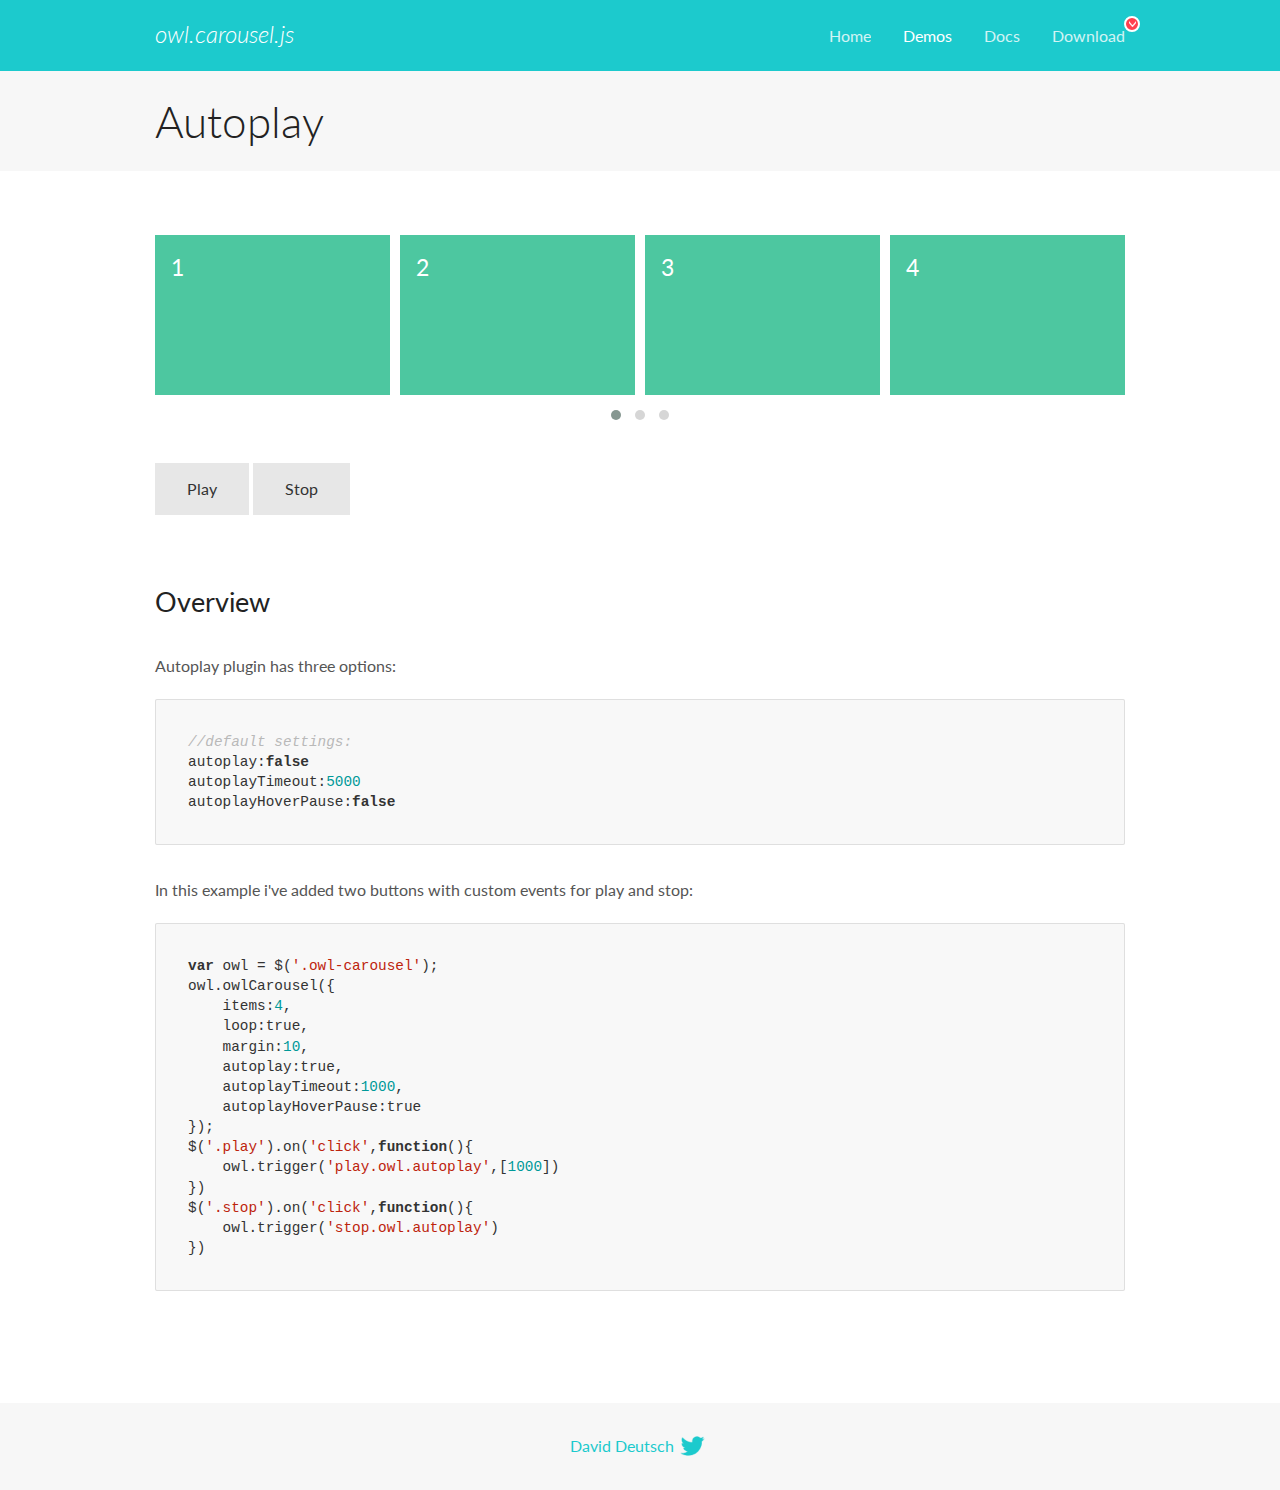
<file: src/main/resources/static/lib/owl.carousel/docs/demos/autoplay.html>
<!DOCTYPE html>
<html lang="en">
  <head>

    <!-- head -->
    <meta charset="utf-8">
    <meta name="msapplication-tap-highlight" content="no" />
    <meta name="viewport" content="width=device-width, initial-scale=1.0" />
    <meta name="description" content="Autoplay usage demo">
    <meta name="author" content="David Deutsch">
    <title>
      Autoplay Demo | Owl Carousel | 2.2.1
    </title>

    <!-- Stylesheets -->
    <link href='https://fonts.googleapis.com/css?family=Lato:300,400,700,400italic,300italic' rel='stylesheet' type='text/css'>
    <link rel="stylesheet" href="../assets/css/docs.theme.min.css">

    <!-- Owl Stylesheets -->
    <link rel="stylesheet" href="../assets/owlcarousel/assets/owl.carousel.min.css">
    <link rel="stylesheet" href="../assets/owlcarousel/assets/owl.theme.default.min.css">

    <!-- HTML5 shim and Respond.js IE8 support of HTML5 elements and media queries -->

    <!--[if lt IE 9]>
      <script src="https://oss.maxcdn.com/libs/html5shiv/3.7.0/html5shiv.js"></script>
      <script src="https://oss.maxcdn.com/libs/respond.js/1.3.0/respond.min.js"></script>
    <![endif]-->

    <!-- Favicons -->
    <link rel="apple-touch-icon-precomposed" sizes="144x144" href="../assets/ico/apple-touch-icon-144-precomposed.png">
    <link rel="shortcut icon" href="../assets/ico/favicon.png">
    <link rel="shortcut icon" href="favicon.ico">

    <!-- Yeah i know js should not be in header. Its required for demos.-->

    <!-- javascript -->
    <script src="../assets/vendors/jquery.min.js"></script>
    <script src="../assets/owlcarousel/owl.carousel.js"></script>
  </head>
  <body>

    <!-- header -->
    <header class="header">
      <div class="row">
        <div class="large-12 columns">
          <div class="brand left">
            <h3>
              <a href="/OwlCarousel2/">owl.carousel.js</a> 
            </h3>
          </div>
          <a id="toggle-nav" class="right">
            <span></span> <span></span> <span></span> 
          </a> 
          <div class="nav-bar">
            <ul class="clearfix">
              <li> <a href="/OwlCarousel2/index.html">Home</a>  </li>
              <li class="active">
                <a href="/OwlCarousel2/demos/demos.html">Demos</a> 
              </li>
              <li> <a href="/OwlCarousel2/docs/started-welcome.html">Docs</a>  </li>
              <li>
                <a href="https://github.com/OwlCarousel2/OwlCarousel2/archive/2.2.1.zip">Download</a> 
                <span class="download"></span> 
              </li>
            </ul>
          </div>
        </div>
      </div>
    </header>

    <!-- title -->
    <section class="title">
      <div class="row">
        <div class="large-12 columns">
          <h1>Autoplay</h1>
        </div>
      </div>
    </section>

    <!--  Demos -->
    <section id="demos">
      <div class="row">
        <div class="large-12 columns">
          <div class="owl-carousel owl-theme">
            <div class="item">
              <h4>1</h4>
            </div>
            <div class="item">
              <h4>2</h4>
            </div>
            <div class="item">
              <h4>3</h4>
            </div>
            <div class="item">
              <h4>4</h4>
            </div>
            <div class="item">
              <h4>5</h4>
            </div>
            <div class="item">
              <h4>6</h4>
            </div>
            <div class="item">
              <h4>7</h4>
            </div>
            <div class="item">
              <h4>8</h4>
            </div>
            <div class="item">
              <h4>9</h4>
            </div>
            <div class="item">
              <h4>10</h4>
            </div>
            <div class="item">
              <h4>11</h4>
            </div>
            <div class="item">
              <h4>12</h4>
            </div>
          </div>
          <a class="button secondary play">Play</a> 
          <a class="button secondary stop">Stop</a> 
          <h3 id="overview">Overview</h3>
          <p>Autoplay plugin has three options:</p>
          <pre><code>//default settings:
autoplay:false
autoplayTimeout:5000
autoplayHoverPause:false</code></pre>
          <p>In this example i&#39;ve added two buttons with custom events for play and stop:</p>
          <pre><code>var owl = $(&#39;.owl-carousel&#39;);
owl.owlCarousel({
    items:4,
    loop:true,
    margin:10,
    autoplay:true,
    autoplayTimeout:1000,
    autoplayHoverPause:true
});
$(&#39;.play&#39;).on(&#39;click&#39;,function(){
    owl.trigger(&#39;play.owl.autoplay&#39;,[1000])
})
$(&#39;.stop&#39;).on(&#39;click&#39;,function(){
    owl.trigger(&#39;stop.owl.autoplay&#39;)
})</code></pre>
          <script>
            $(document).ready(function() {
              var owl = $('.owl-carousel');
              owl.owlCarousel({
                items: 4,
                loop: true,
                margin: 10,
                autoplay: true,
                autoplayTimeout: 1000,
                autoplayHoverPause: true
              });
              $('.play').on('click', function() {
                owl.trigger('play.owl.autoplay', [1000])
              })
              $('.stop').on('click', function() {
                owl.trigger('stop.owl.autoplay')
              })
            })
          </script>
        </div>
      </div>
    </section>

    <!-- footer -->
    <footer class="footer">
      <div class="row">
        <div class="large-12 columns">
          <h5>
            <a href="/OwlCarousel2/docs/support-contact.html">David Deutsch</a> 
            <a id="custom-tweet-button" href="https://twitter.com/share?url=https://github.com/OwlCarousel2/OwlCarousel2&text=Owl Carousel - This is so awesome! " target="_blank"></a> 
          </h5>
        </div>
      </div>
    </footer>

    <!-- vendors -->
    <script src="../assets/vendors/highlight.js"></script>
    <script src="../assets/js/app.js"></script>
  </body>
</html>
</file>
